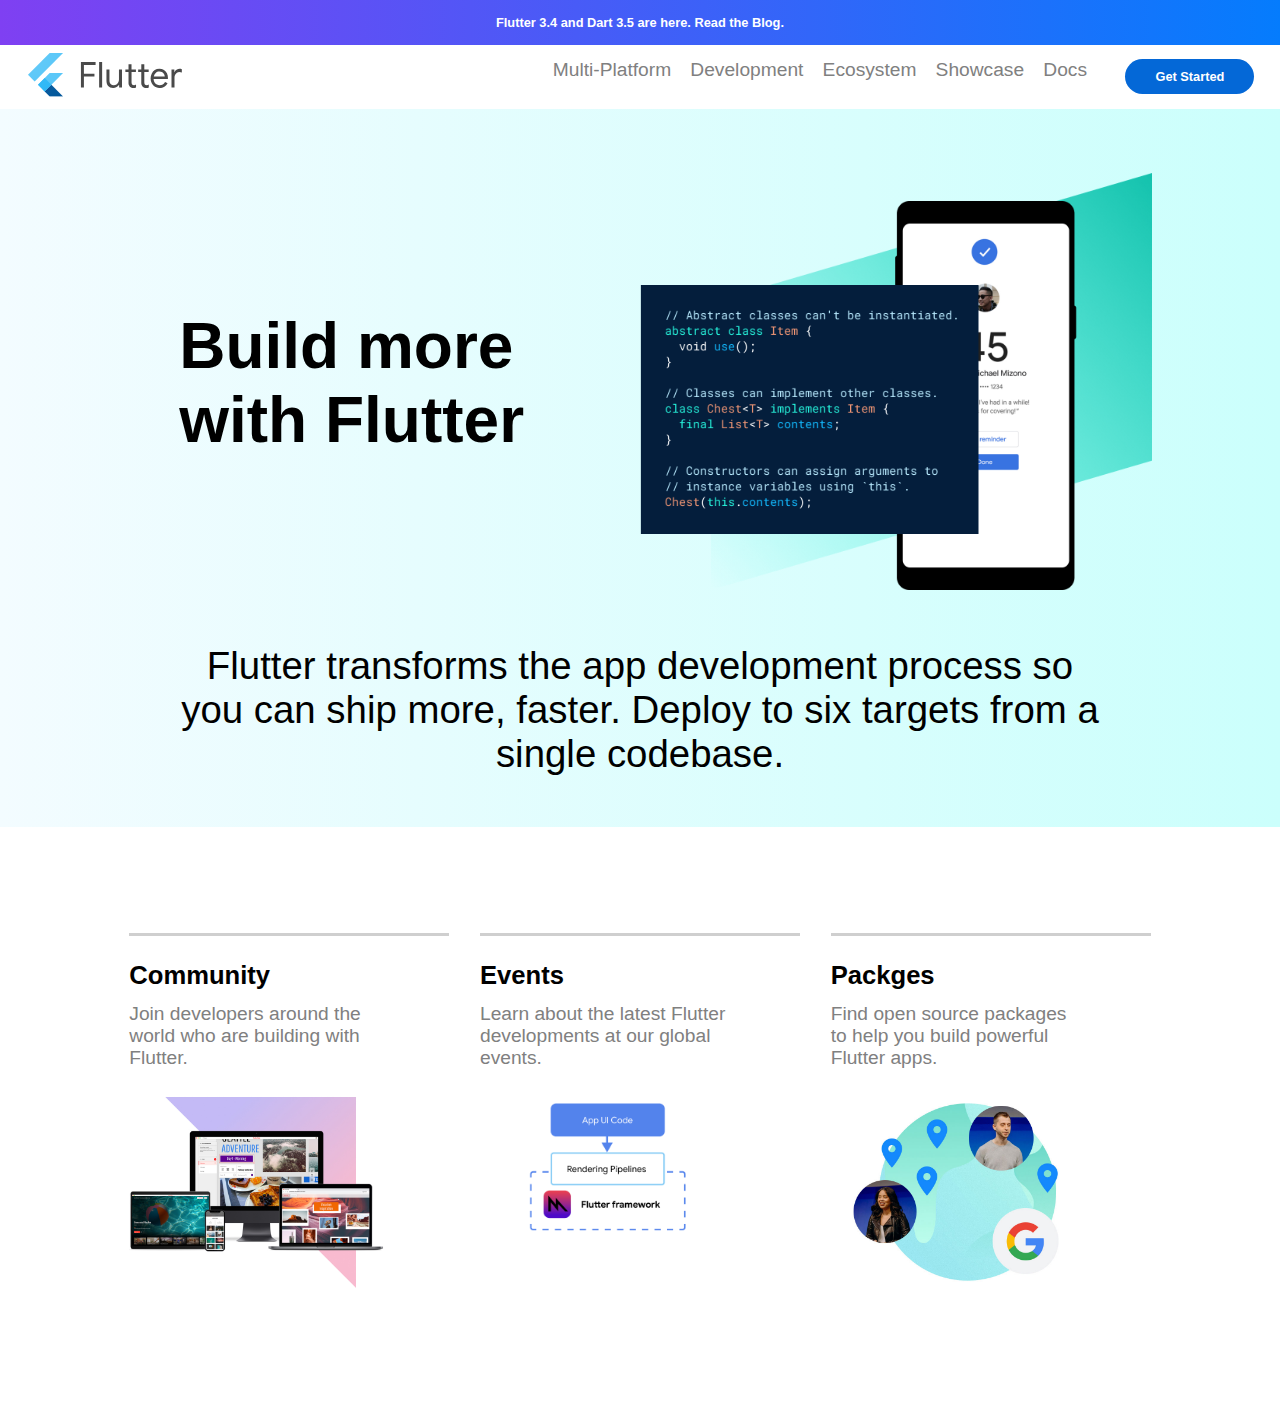
<file: flutterpage2/index.html>
<!DOCTYPE html>
<html lang="en">
<head>
    <meta charset="UTF-8">
    <meta name="viewport" content="width=device-width, initial-scale=1.0">
    <title>Document</title>
    <link rel="stylesheet" href="style.css">
</head>
<body>

    <header>
        <div class="box1">
            <p>Flutter 3.4 and Dart 3.5 are here. Read the Blog.</p>
            <i class="ri-arrow-right-fill"></i>
        </div>
        <div class="box2">
            <nav>
                <div class="nav-left">
                    <img src="\flutterpage2\imagespage2\flutter img5.svg" alt="">
                </div>
                <div class="nav-right">
                    <p>Multi-Platform</p>
                    <p>Development</p>
                    <p>Ecosystem</p>
                    <p>Showcase</p>
                    <p>Docs</p>
                    <i class="ri-search-eye-line"></i>
                    <button>Get Started</button>
                </div>
            </nav>
        </div>
</header>

    <main>
        <div class="view1">
            <div class="top">
                <div class="text">
                    <p>Build more with Flutter</p>
                </div>
                <div class="img-1">
                    <img src="\flutterpage2\imagespage2\flutterimg10page2.png" alt="">
                </div>
            </div>
            <div class="bottom">
                <div class="text-bottom">
                    <p>Flutter transforms the app development process so you can ship more, faster. Deploy to six targets from a single codebase.</p>
                </div>
            </div>
        </div>
    </main>

    <div class="view2">
        <div class="box">
            <h2>Community</h2>
            <p>Join developers around the world who are building with Flutter.</p>
            <img src="\flutterpage2\imagespage2\flutterimg11page2.jpg" alt="">
        </div>
        <div class="box">
            <h2>Events</h2>
            <p>Learn about the latest Flutter developments at our global events.</p>
            <img src="\flutterpage2\imagespage2\flutterimg13page2.png" alt="">
        </div>
        <div class="box">
            <h2>Packges</h2>
            <p>Find open source packages to help you build powerful Flutter apps.</p>
            <img src="\flutterpage2\imagespage2\flutterimg12page2.jpg" alt="">
        </div>
</div>
</body>
</html>
</file>
<file: flutterpage2/style.css>
*{
    padding: 0;
    margin: 0;
    box-sizing: border-box;
}

html,body{
    height: 100%;
    width: 100%;
    font-family: 'Gill Sans', 'Gill Sans MT', Calibri, 'Trebuchet MS', sans-serif;
}
html{
    font-size: clamp(12px, 1vw, 20px);
}

header .box1{
    background: linear-gradient(to right, #7F40F2, #057CFD);
    height: 3.5rem;
    display: flex;
    align-items: center;
    justify-content: center;
    color: #fff;
    font-weight: bold;
}

header .box2 nav{
    height: 5rem;
    display: flex;
    align-items: center;
   justify-content: space-between;
   padding: 2rem;
}

header .box2 .nav-right{
    display: flex;
    justify-content:center;
    color: grey;
    font-size: 1.5rem;
    gap: 1em;
}

.nav-right button {
    background-color: #0468D7;
    border: none;
    color: white;
    border-radius: 1.5rem;
    padding: 10px 30px 10px 30px;
    font-size: 1rem;
    display: flex;
    align-items: center;
    justify-content: center;
    font-weight: bold;
}

.view1{
    display: flex;
    align-items: center;
    justify-content: center;
    flex-direction: column;
    padding: 0 10vw;
    gap: 4em;
    padding-top: 5rem;
    background: linear-gradient(to left, #cbfffc, #F3FCFF);
}

.view1 .top{
    display: flex;
    align-items: center;
    justify-content: space-evenly;
    /* background-color: blueviolet; */
}

.view1 .img-1{
    flex-basis: 50%;
}

.img-1 img{
    width: 100%;
}

.view1{
    padding-bottom: 4em;
}

.view1 .text{
     font-size: 5em;
     font-weight: bold;
     /* width: 8em; */
     padding-left: 5%;
     flex-basis: 50%;
}

.view1 .bottom{
    display: flex;
    align-items: center;
    justify-content: center;
    text-align: center;
}

.view1 .text-bottom{
    flex-basis: 90%;
    font-size: 3em;
}

.view2 .box img{
    width: 20rem;
}

.view2{
    display: flex;
    justify-content: center;
    padding: 10vh 20vw;
    /* margin: 5%; */
}

.view2 .box{
    display: flex;
    flex-direction: column;
    margin: 2%;
    gap: 1em;
    padding-right: 5em;
    border-top: 3px solid rgb(207, 207, 207);
    padding-top: 2rem;
}

.view2 .box h2{
    font-size: 2rem;
}

.view2 .box p{
    font-size: 1.5rem;
    width: 100%;
    color: gray;
}


@media(max-width: 1100px){
    main .top{
        display: flex;
        align-items: center;
        justify-content: center;
        flex-direction: column-reverse;
    }
    .view1 .text{
        display: flex;
        text-align: center;
        margin-top: 5rem;
    }

    .view2{
        display: flex;
        justify-content: center;
        flex-direction: column;
    }
    .view2 .box img{
        width: 50rem;
    }
    
    .view2 .box h2{
        font-size: 5rem;
    }
    
    .view2 .box p{
        font-size: 3rem;
        width: 100%;
        color: gray;
    }

    .view2 .box{
        border-top: 7px solid rgb(207, 207, 207);
    }

}
</file>
